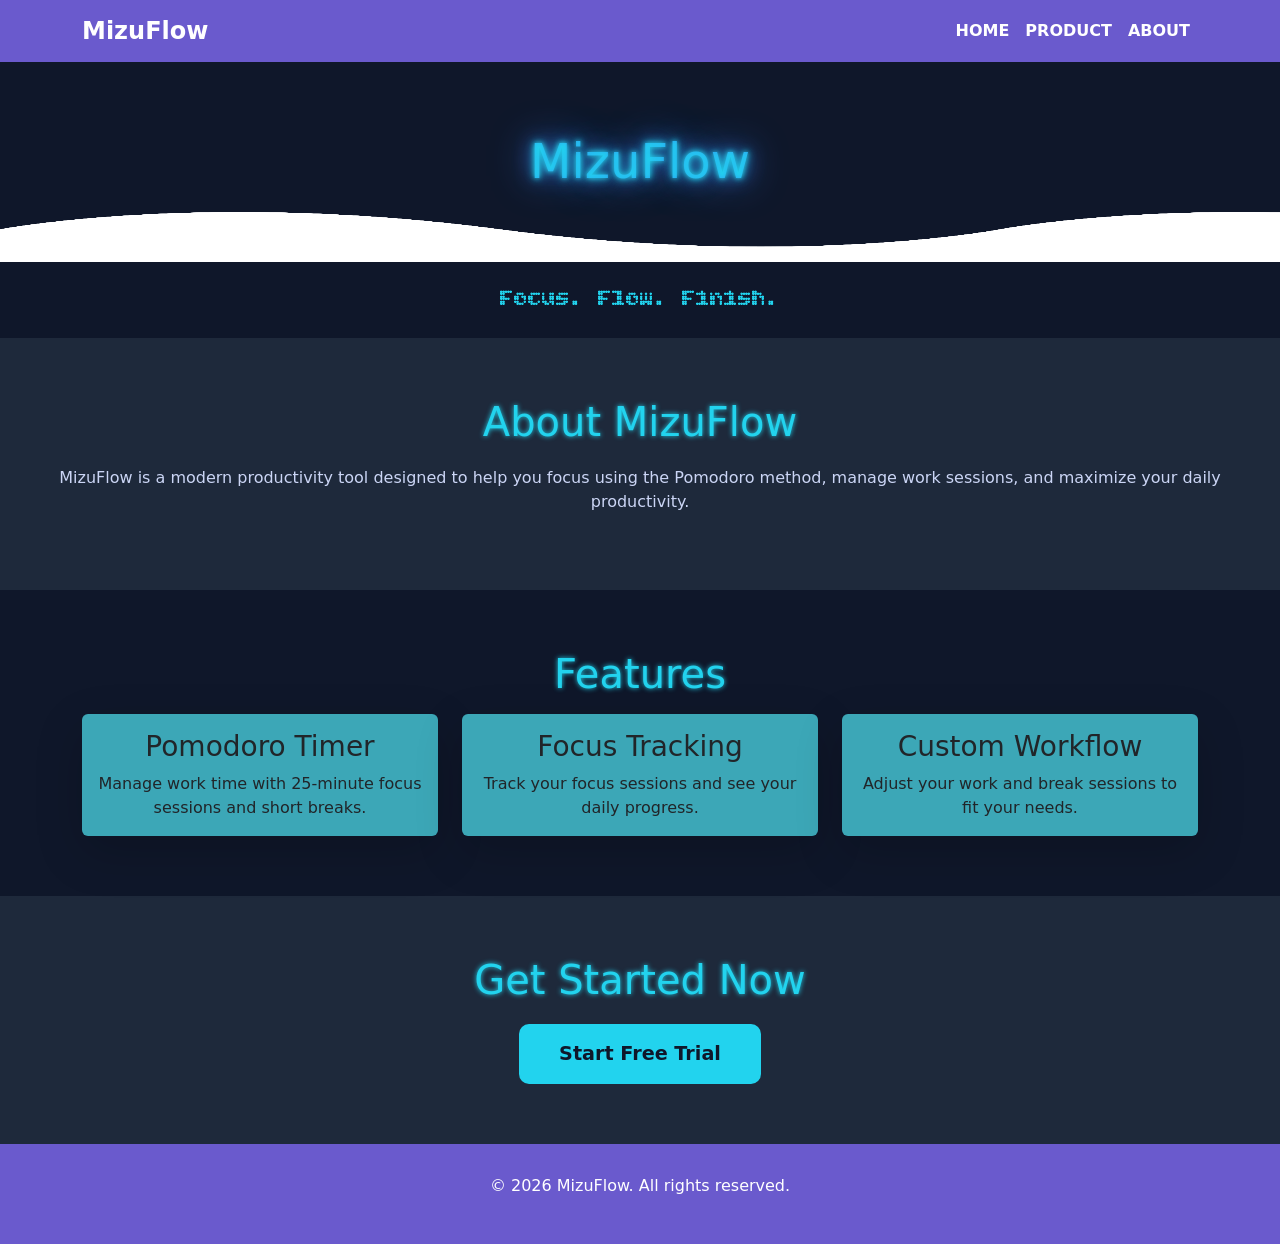
<file: index.html>
<!doctype html>
<html lang="en">
  <head>
    <meta charset="UTF-8" />
    <meta name="viewport" content="width=device-width, initial-scale=1.0" />
    <title>MizuFlow - Productivity Tools</title>

    <link href="https://cdn.jsdelivr.net/npm/bootstrap@5.3.8/dist/css/bootstrap.min.css" rel="stylesheet" integrity="sha384-sRIl4kxILFvY47J16cr9ZwB07vP4J8+LH7qKQnuqkuIAvNWLzeN8tE5YBujZqJLB" crossorigin="anonymous">

    <!-- Google Font -->
    <link rel="preconnect" href="https://fonts.googleapis.com" />
    <link rel="preconnect" href="https://fonts.gstatic.com" crossorigin />
    <link
      href="https://fonts.googleapis.com/css2?family=Bitcount+Grid+Double:wght@100..900&display=swap"
      rel="stylesheet"
    />

    <link rel="stylesheet" href="CSS/style.css" />
  </head>
  <body>
    
    <nav class="navbar navbar-expand-lg">
      <div class="container">
        <a class="navbar-brand">MizuFlow</a>
        
        <button class="navbar-toggler" type="button" data-bs-toggle="collapse" data-bs-target="#Menu">
          <span class="navbar-toggler-icon"></span>
        </button>
        
        <div class="collapse navbar-collapse" id="Menu">
          <ul class="navbar-nav ms-auto">
            <li class="navbar-item"><a class="nav-link" href="index.html">HOME</a></li>
            <li class="navbar-item"><a class="nav-link" href="product.html">PRODUCT</a></li>
            <li class="navbar-item"><a class="nav-link" href="#">ABOUT</a></li>
          </ul>
        </div>
      </div>
    </nav>
    

    <h1 class="title">
      MizuFlow
      <div class="wave wave1"></div>
      <div class="wave wave2"></div>
      <div class="wave wave3"></div>
      <div class="wave wave4"></div>
    </h1>

    <p class="tagline" style="font-family: Bitcount Grid Double">
      Focus. Flow. Finish.
    </p>

    <!-- Productivity Tools Section -->
    <section class="about">
      <h2 class="section-title">About MizuFlow</h2>
      <p>
        MizuFlow is a modern productivity tool designed to help you focus using
        the Pomodoro method, manage work sessions, and maximize your daily
        productivity.
      </p>
    </section>
<section class="features">
    <h2 class="text-center mb-3">Features</h2>

<!--card-->
<div class="container">
  <div class="row text-center g-4">

    <div class="col-lg-4">
      <div class="card h-100 shadow-lg border-0">
        <div class="card-body">
          <h3 class="card-title">Pomodoro Timer</h3>
          <p class="card-text">
            Manage work time with 25-minute focus sessions and short breaks.
          </p>
        </div>
      </div>
    </div>

    <div class="col-lg-4">
      <div class="card h-100 shadow-lg border-0">
        <div class="card-body">
          <h3 class="card-title">Focus Tracking</h3>
          <p class="card-text">
            Track your focus sessions and see your daily progress.
          </p>
        </div>
      </div>
    </div>

    <div class="col-lg-4">
      <div class="card h-100 shadow-lg border-0">
        <div class="card-body">
          <h3 class="card-title">Custom Workflow</h3>
          <p class="card-text">
            Adjust your work and break sessions to fit your needs.
          </p>
        </div>
      </div>
    </div>

  </div>
</div>
</section>

    <section class="cta">
      <h2 class="section-title">Get Started Now</h2>
      <button>Start Free Trial</button>
    </section>

    <footer>
      <p>&copy; 2026 MizuFlow. All rights reserved.</p>
    </footer>
    <script src="https://cdn.jsdelivr.net/npm/bootstrap@5.3.8/dist/js/bootstrap.bundle.min.js" integrity="sha384-FKyoEForCGlyvwx9Hj09JcYn3nv7wiPVlz7YYwJrWVcXK/BmnVDxM+D2scQbITxI" crossorigin="anonymous"></script>
  </body>
</html>
</file>
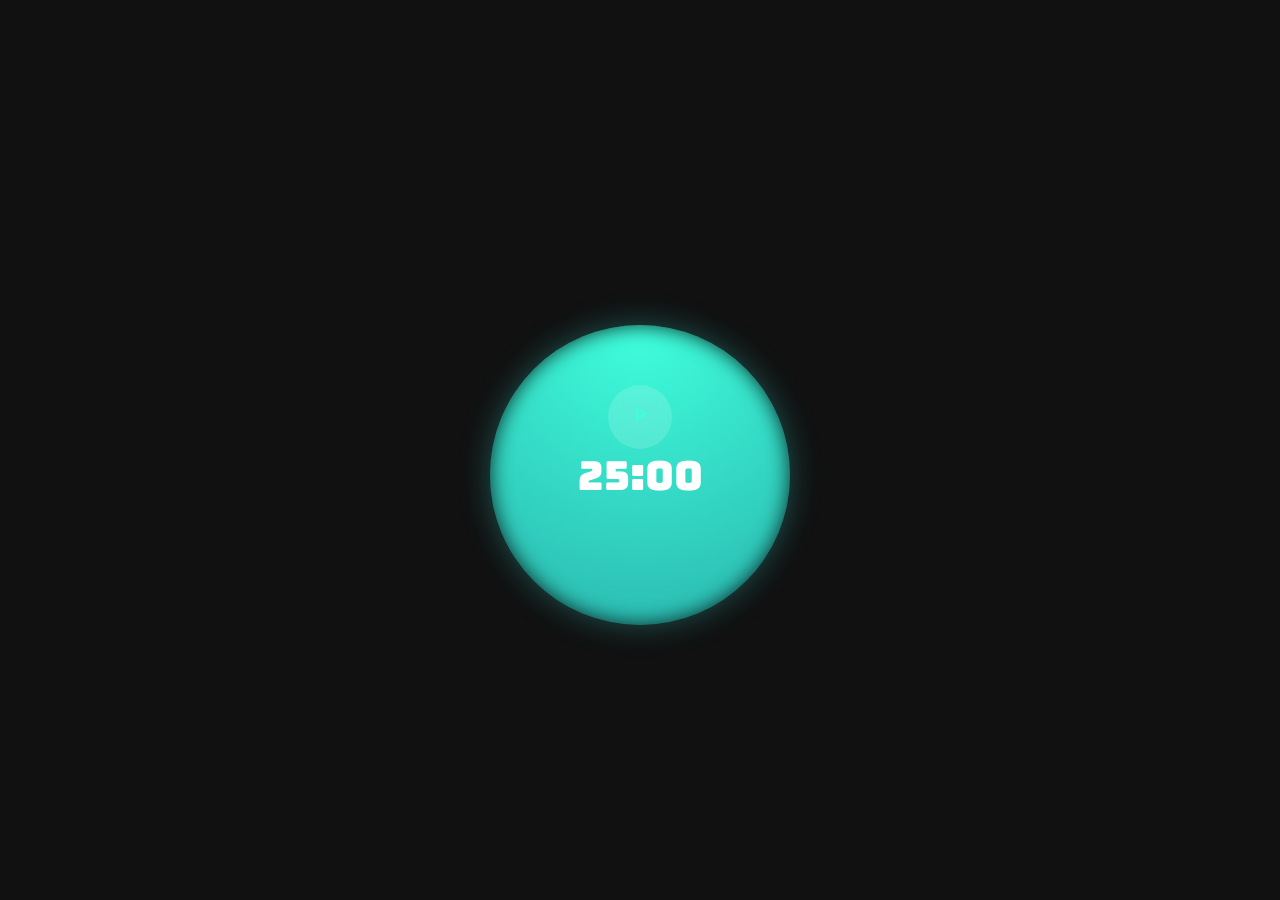
<file: apps/pom/index.html>
<!DOCTYPE html>
<html lang="en">
<head>
  <meta charset="UTF-8" />
  <meta name="viewport" content="width=device-width, initial-scale=1.0"/>
  <title>Minux</title>

  <link rel="manifest" href="manifest.json">
  <meta name="theme-color" content="#2ab6af">

  <link rel="stylesheet" href="style.css" />
  <link rel="stylesheet" href="https://fonts.googleapis.com/css2?family=Bungee&display=swap">
  <link rel="stylesheet" href="https://fonts.googleapis.com/css2?family=Material+Symbols+Outlined" />
</head>
<body>
<input type="color" id="waveColor" value="#3fffdc" />

  <div class="app">
    <div class="water_wave" id="water">
      <div class="wave" id="wave1"></div>
      <div class="wave wave2" id="wave2"></div>

      <div class="time bungee-regular" id="time">25:00</div>

      <button id="mainBtn" class="main-btn">
        <span class="material-symbols-outlined" id="btnIcon">play_arrow</span>
      </button>
    </div>
  </div>


  <script src="script.js"></script>
</body>
</html>
</file>
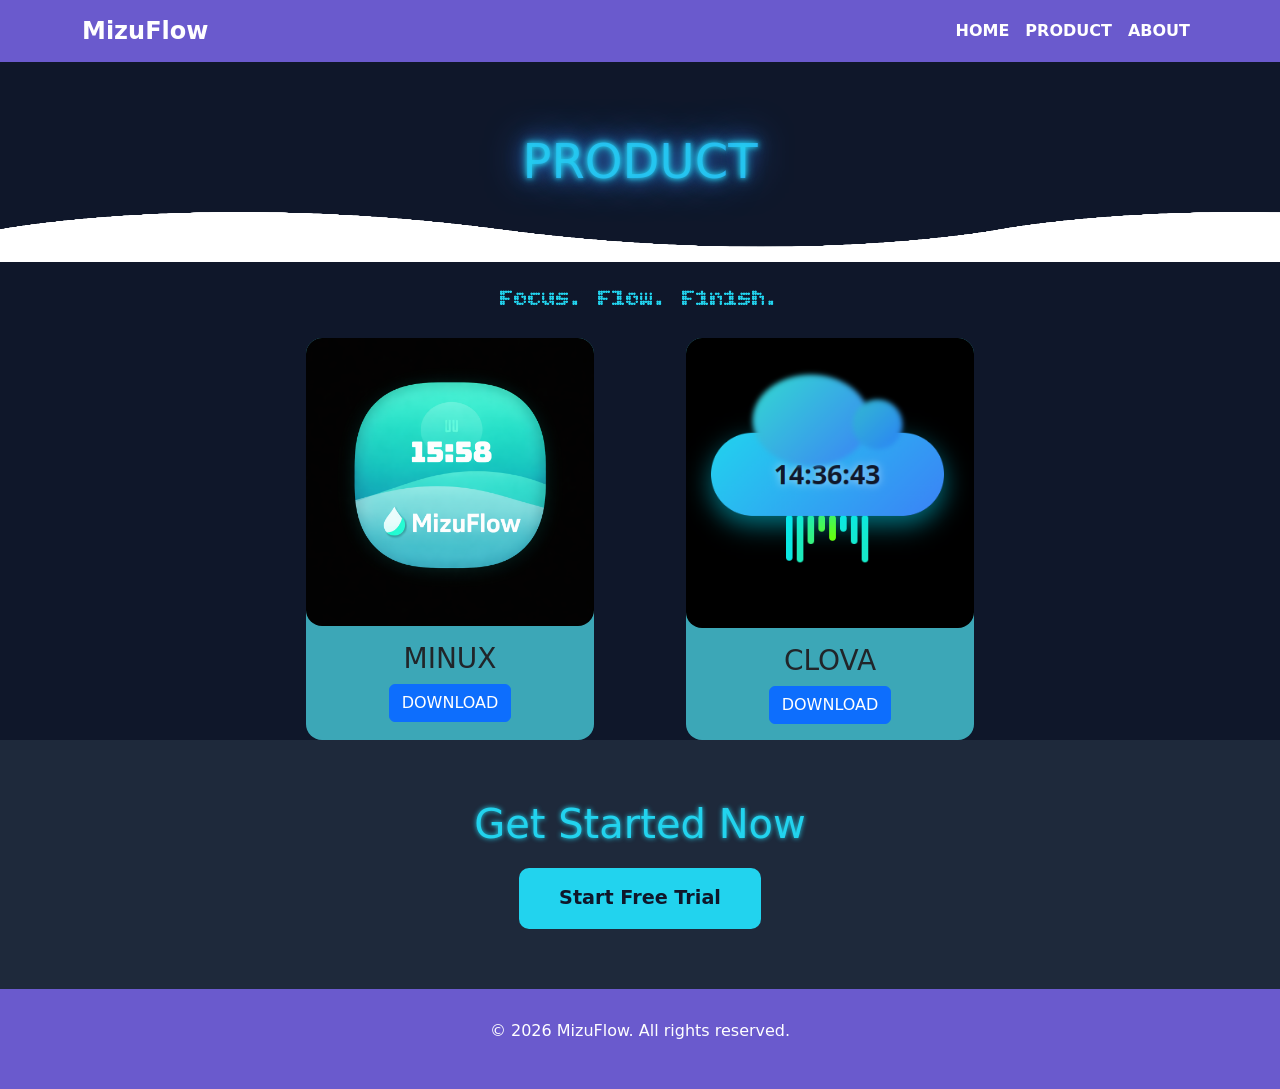
<file: product.html>
<!doctype html>
<html lang="en">
  <head>
    <meta charset="UTF-8" />
    <meta name="viewport" content="width=device-width, initial-scale=1.0" />
    <title>MizuFlow - Productivity Tools</title>

    <link
      href="https://cdn.jsdelivr.net/npm/bootstrap@5.3.8/dist/css/bootstrap.min.css"
      rel="stylesheet"
      integrity="sha384-sRIl4kxILFvY47J16cr9ZwB07vP4J8+LH7qKQnuqkuIAvNWLzeN8tE5YBujZqJLB"
      crossorigin="anonymous"
    />

    <!-- Google Font -->
    <link rel="preconnect" href="https://fonts.googleapis.com" />
    <link rel="preconnect" href="https://fonts.gstatic.com" crossorigin />
    <link
      href="https://fonts.googleapis.com/css2?family=Bitcount+Grid+Double:wght@100..900&display=swap"
      rel="stylesheet"
    />

    <link rel="stylesheet" href="CSS/style.css" />
  </head>
  <body>
    <nav class="navbar navbar-expand-lg">
      <div class="container">
        <div class="navbar-brand">MizuFlow</div>

        <button
          class="navbar-toggler"
          type="button"
          data-bs-toggle="collapse"
          data-bs-target="#Menu"
        >
          <span class="navbar-toggler-icon"></span>
        </button>

        <div class="collapse navbar-collapse" id="Menu">
          <ul class="navbar-nav ms-auto">
            <li class="nav-item">
              <a class="nav-link" href="index.html">HOME</a>
            </li>
            <li class="nav-item">
              <a class="nav-link" href="product.html">PRODUCT</a>
            </li>
            <li class="nav-item"><a class="nav-link" href="#">ABOUT</a></li>
          </ul>
        </div>
      </div>
    </nav>

    <h1 class="title">
      PRODUCT
      <div class="wave wave1"></div>
      <div class="wave wave2"></div>
      <div class="wave wave3"></div>
      <div class="wave wave4"></div>
    </h1>

    <p class="tagline" style="font-family: Bitcount Grid Double">
      Focus. Flow. Finish.
    </p>

<div class="container">
  <div class="row g-4 justify-content-center">
    <div class="col-lg-4">
      <div class="card h-100 border-0 text-center rounded-4 mx-auto" style="max-width:18rem; display: flex; justify-content: center;">
        <img class="img-fluid rounded-4" src="assets/images/Minux.png">
        <div class="card-body">
          <h3 class="card-title">MINUX</h3>
          <a href="apps/pom/index.html" class="btn btn-primary">DOWNLOAD</a>
        </div>
      </div>
    </div>

    <div class="col-lg-4">
      <div class="card h-100 border-0 text-center rounded-4 mx-auto" style="max-width: 18rem;">
        <img class="img-fluid rounded-4 " src="assets/images/Clova.png">
        <div class="card-body">
          <h3 class="card-title">CLOVA</h3>
          <a href="apps/cloud/Jam digital.html" class="btn btn-primary">DOWNLOAD</a>
        </div>
      </div>
    </div>
  </div>
</div>

    

    <section class="cta">
      <h2 class="section-title">Get Started Now</h2>
      <button>Start Free Trial</button>
    </section>

    <footer>
      <p>&copy; 2026 MizuFlow. All rights reserved.</p>
    </footer>
    <script
      src="https://cdn.jsdelivr.net/npm/bootstrap@5.3.8/dist/js/bootstrap.bundle.min.js"
      integrity="sha384-FKyoEForCGlyvwx9Hj09JcYn3nv7wiPVlz7YYwJrWVcXK/BmnVDxM+D2scQbITxI"
      crossorigin="anonymous"
    ></script>
  </body>
</html>
</file>
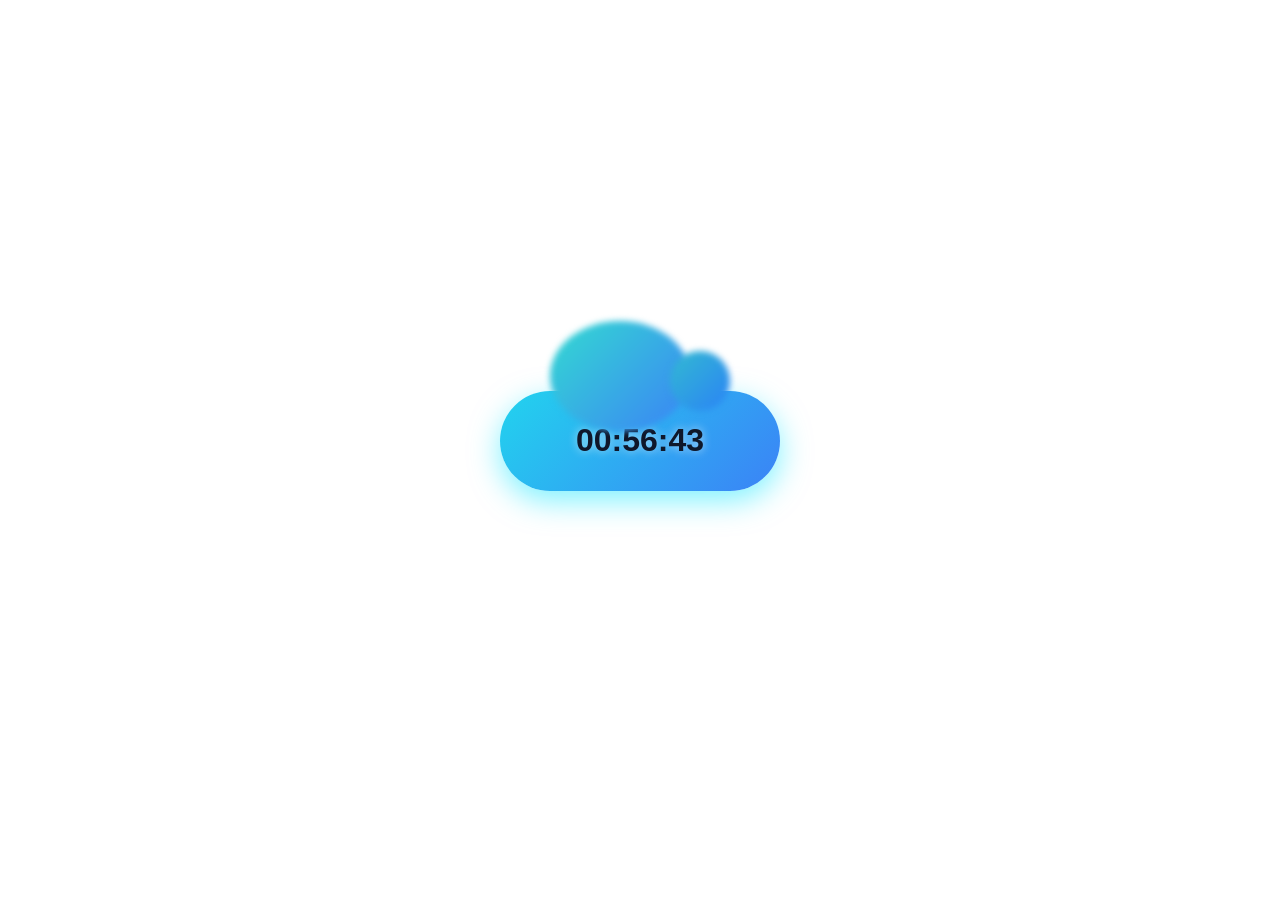
<file: apps/cloud/Jam digital.html>
<!DOCTYPE html>
<html lang="ms">
<head>
<meta charset="UTF-8">
<title>Clova</title>

    <link rel="manifest" href="manifest.json">
  <meta name="theme-color" content="#2ab6af">

<style>
body {
  margin: 0;
  background: transparent;
  font-family: sans-serif;
  display: flex;
  justify-content: center;
  align-items: center;
  height: 100vh;
}

/* CLOUD */
.cloud {
  position: relative;
}

/* CONTAINER (DRAG + RESIZE) */
.cloud-box {
  position: absolute;
  top: 50%;
  left: 50%;
  transform: translate(-50%, -50%);
  width: 300px;
  height: 150px;
  cursor: move;
}

.resize-handle {
  width: 15px;
  height: 15px;
  background:transparent;
  position: absolute;
  right: -5px;
  bottom: -5px;
  cursor: se-resize;
  border-radius: 3px;
}

/* SHAPE */
.cloud-shape {
  width: 280px;
  height: 100px;
 background: linear-gradient(135deg, #22d3ee, #3b82f6);
  border-radius: 60px;
  position: relative;

  display: flex;
  justify-content: center;
  align-items: center;

  box-shadow: 0 10px 30px rgba(0,229,255,0.5);

}

/* bulat kiri */
.cloud-shape::before {
  content: "";
  position: absolute;
  width: 140px;
  height: 110px;
  background: linear-gradient(135deg, #33dad1, #3b82f6);
  
  border-radius: 50%;
  top: -70px;
  left: 50px;
  filter: blur(3px);
}

/* bulat kanan */
.cloud-shape::after {
  content: "";
  position: absolute;
  width: 60px;
  height: 60px;
  background: linear-gradient(135deg, #32bad1, #2b82f6);
  border-radius: 50%;
  top: -40px;
  right: 50px;
  filter: blur(3px);
}

.cloud:hover {
  transform: scale(1.05);
  transition: 0.3s;
}

/* CLOCK */
#clock {
  font-size: 2rem;
  font-weight: bold;
  color: #0f172a;
  text-shadow: 0 0 10px rgba(255,255,255,0.6);
}

.visualizer {
  display: flex;
  gap: 5px;
  justify-content: center;
  margin-top: -1px;
}

.visualizer span {
  width: 8px;
  height: 20px;
  border-radius: 5px;
  animation: bounce 1s infinite ease-in-out, colorChange 5s infinite alternate;
}

/* delay supaya bars tak seragam */
.visualizer span:nth-child(1) { animation-delay: 0s, 0s; }
.visualizer span:nth-child(2) { animation-delay: 0.2s, 0.2s; }
.visualizer span:nth-child(3) { animation-delay: 0.4s, 0.4s; }
.visualizer span:nth-child(4) { animation-delay: 0.6s, 0.6s; }
.visualizer span:nth-child(5) { animation-delay: 0.8s, 0.8s; }
.visualizer span:nth-child(6) { animation-delay: 0.6s, 0.10s; }
.visualizer span:nth-child(7) { animation-delay: 0.4s, 0.12s; }
.visualizer span:nth-child(8) { animation-delay: 0.2s, 0.14s; }

@keyframes bounce {
  0%, 100% { height: 20px; }
  50% { height: 60px; }
}

@keyframes colorChange {
  0% { background: #00e5ff; }
  12.5% { background: #ff3c00; }
  25% { background: #ffdd00; }
  37.5% { background: #6bff00; }
  62.5% { background: #00e5ff; }
    75% { background: #6bff00; }
      87.5% { background: #ff00ff; }
        100% { background: #00e5ff; }
}
</style>

</head>
<body>
<div class="cloud-box"></div>
<div class="cloud">
  <div class="cloud-shape">
    <div id="clock"></div>
  </div>
  <div class="visualizer">
  <span></span>
  <span></span>
  <span></span>
  <span></span>
  <span></span>
  <span></span>
  <span></span>
  <span></span>
</div>
<div class="resize-handle"></div>
</div>



<script>
function Clock() {
  const now = new Date();
  let hours = String(now.getHours()).padStart(2, '0');
  let minutes = String(now.getMinutes()).padStart(2, '0');
  let seconds = String(now.getSeconds()).padStart(2, '0');

  document.getElementById('clock').textContent =
    `${hours}:${minutes}:${seconds}`;
}

setInterval(Clock, 1000);
Clock();

const box = document.querySelector(".cloud-box");
let isDragging = false, offsetX, offsetY;

box.addEventListener("mousedown", (e) => {
  if (e.target.classList.contains("resize-handle")) return;
  isDragging = true;
  offsetX = e.clientX - box.offsetLeft;
  offsetY = e.clientY - box.offsetTop;
});

document.addEventListener("mousemove", (e) => {
  if (!isDragging) return;
  box.style.left = e.clientX - offsetX + "px";
  box.style.top = e.clientY - offsetY + "px";
  box.style.transform = "none";
});

document.addEventListener("mouseup", () => {
  isDragging = false;
});

// RESIZE
const handle = document.querySelector(".resize-handle");
let isResizing = false;

handle.addEventListener("mousedown", () => {
  isResizing = true;
});

document.addEventListener("mousemove", (e) => {
  if (!isResizing) return;
  box.style.width = e.clientX - box.offsetLeft + "px";
  box.style.height = e.clientY - box.offsetTop + "px";
});

document.addEventListener("mouseup", () => {
  isResizing = false;
});

    if ("serviceWorker" in navigator) {
  navigator.serviceWorker.register("sw.js");
}
    
</script>


</body>
</html>
</file>
<file: CSS/style.css>
* {
    box-sizing: border-box;
    margin: 0;
    padding: 0;
}

body {
    font-family: system-ui, sans-serif;
    background-color: #0f172a;
    color: white;
}

.navbar {
  background-color: slateblue;
}

.navbar .navbar-brand {
    font-size: 1.5rem;
    font-weight: bold;
    color: white;
}

.navbar ul li a {
    color: white;
    font-weight: 600;
    transition: color 0.3s;
}

.navbar ul li a:hover {
    color: #00e5ff;
}

/* Title + Wave */
.title {
    position: relative;
    height: 200px;
    display: flex;
    align-items: center;
    justify-content: center;
    font-size: 3rem;
    overflow: hidden;
    text-align: center;
    background: linear-gradient(135deg, #22d3ee, #3b82f6);
    -webkit-background-clip: text;
    -webkit-text-fill-color: transparent;
    text-shadow:
        0 0 5px #22d3ee,
        0 0 10px #22d3ee,
        0 0 20px #3b82f6,
        0 0 40px #3b82f6;
}

.title .wave {
    position: absolute;
    bottom: 0;
    left: 0;
    width: 200%;
    height: 50px;
    background: url(../assets/images/wave.png) repeat-x;
    background-size: 1000px 50px;
}

.title .wave.wave1 {
    animation: animate 30s linear infinite;
    z-index: 1000;
    opacity: 1;
    animation-delay: 0s;
}

.title .wave.wave2 {
    animation: animate 15s linear infinite;
    z-index: 999;
    opacity: 0.5;
    animation-delay: -5s;
}

.title .wave.wave3 {
    animation: animate 10s linear infinite;
    z-index: 998;
    opacity: 0.2;
    animation-delay: -2s;
}

.title .wave.wave4 {
    animation: animate 5s linear infinite;
    z-index: 997;
    opacity: 0.7;
    animation-delay: -5s;
}

@keyframes animate {
    0% { background-position-x: 0; }
    100% { background-position-x: 1000px; }
}

/* Tagline */
.tagline {
    text-align: center;
    color: #22d3ee;
    font-size: 1.5rem;
    margin: 20px 0;
}

/* Sections */
.about, .features, .cta {
    text-align: center ;
    padding: 60px 20px ;
    background-color: #1e293b ;
    color: #cbd5f5 ;
}

.about h2, .features h2, .cta h2 {
    font-size: 2.5rem ;
    margin-bottom: 20px ;
    color: #22d3ee ;
    text-shadow: 0 0 5px #22d3ee ;
}

/* CTA */
.cta button {
    background-color: #22d3ee;
    color: #0f172a;
    border: none;
    padding: 16px 40px;
    font-size: 1.2rem;
    font-weight: bold;
    border-radius: 10px;
    cursor: pointer;
    transition: background-color 0.3s, transform 0.3s;
}

.cta button:hover {
    background-color: #3b82f6;
    transform: scale(1.05);
}

/* Footer */
footer {
    text-align: center;
    padding: 30px 20px;
    background-color: slateblue;
    color: white;
}
.features{
    background-color: #0f172a;
}
.card{
    background-color: #3ca7b7;
    transition: .5s;
}

.card:hover {
    background-color: #00e5ff;
    transition: background-color 0.5s, transform 0.5s, box-shadow 0.5s;
    transform: scale(1.05);
    box-shadow: 0 10px 20px rgba(0, 229, 255, 0.5);
}
</file>
<file: apps/pom/style.css>
* {
      margin: 0;
      padding: 0;
      box-sizing: border-box;
      font-family: system-ui, sans-serif;
    }

    body {
      min-height: 100vh;
      background: #111;
      display: flex;
      flex-direction: column;
      align-items: center;
      justify-content: center;
      color: white;
    }

    label {
      margin-bottom: 10px;
      font-size: 1rem;
    }

    #waveColor {
      margin-bottom: 20px;
      cursor: pointer;
      width: 60px;
      height: 30px;
      border: none;
      outline: none;
    }

    .water_wave {
      width: 300px;
      height: 300px;
      background: radial-gradient(circle at top, #3fffdc, #2ab6af);
      border-radius: 50%;
      position: relative;
      overflow: hidden;
      box-shadow: inset 0 0 20px rgba(0,0,0,.8), 0 0 30px rgba(42,182,175,.4);
      animation: wobble 4s ease-in-out infinite alternate;
    }

    .wave {
      position: absolute;
      width: 200%;
      height: 200%;
      left: 50%;
      border-radius: 40%;
      background: rgba(255,255,255,0.25);
      animation: waveMove 6s linear infinite;
    }

    .wave2 {
      border-radius: 45%;
      background: rgba(255,255,255,0.15);
      animation-duration: 9s;
      animation-direction: reverse;
    }

    .time {
      position: absolute;
      inset: 0;
      display: grid;
      place-items: center;
      font-size: 2.5rem;
      z-index: 2;
    }

    .main-btn {
      position: absolute;
      top: 20%;
      left: 50%;
      transform: translateX(-50%);
      width: 64px;
      height: 64px;
      border-radius: 50%;
      border: none;
      background: rgba(255,255,255,0.15);
      backdrop-filter: blur(6px);
      color: #3fffdc;
      cursor: pointer;
      z-index: 3;
      font-size: 1.5rem;
    }

    .bungee-regular {
      font-family: "Bungee", sans-serif;
    }

    #waveColor{
        border-radius: 100px;
        opacity: 0;
        cursor: pointer;
        transition: opacity 0.3s ease;
    }

    #waveColor:hover{
        opacity: 1;
    }

    @keyframes wobble {
      0% { border-radius: 45% 55% 50% 50%; }
      50% { border-radius: 55% 45% 45% 55%; }
      100% { border-radius: 50% 50% 55% 45%; }
    }

    @keyframes waveMove {
      from { transform: translateX(-50%) rotate(0deg); }
      to { transform: translateX(-50%) rotate(360deg); }
    }
</file>
